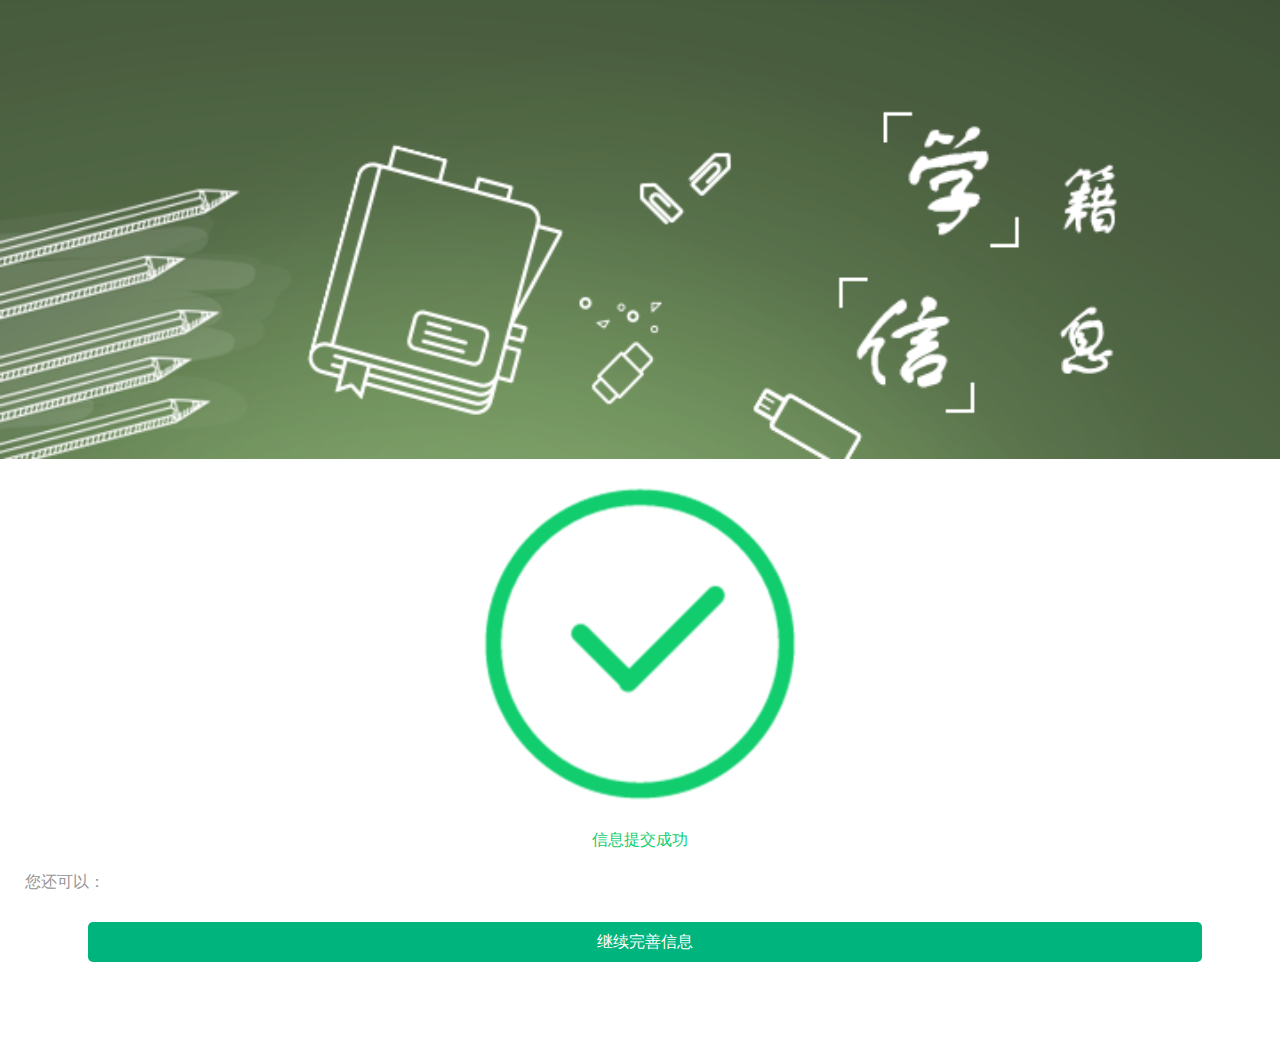
<file: submit_page/info_submitted_success.html>
<!DOCTYPE html>
<html>
<head lang="en">
    <meta charset="UTF-8">
    <title>信息提交成功</title>
    <meta name="viewport"
          content="width=device-width, initial-scale=1.0, minimum-scale=1.0, maximum-scale=1.0, user-scalable=no">
    <!-- 兼容IE浏览器 -->
    <meta http-equiv="X-UA-Compatible" content="IE=edge">
    <!-- 兼容高速浏览模式 -->
    <meta name="renderer" content="webkit">
    <link href="../bootstrap/css/bootstrap.min.css" rel="stylesheet">
    <!-- 引入开发css-->
    <link rel="stylesheet" href="../css/common.css">
    <link href="../submit_page/css/style.css" type="text/css" rel="stylesheet"/>

    <!--[if lt IE 9]>
    <script src="../bootstrap/js/html5shiv.min.js"></script>
    <script src="../bootstrap/js/respond.min.js"></script>
    <![endif]-->
</head>
<body>
<!--头部-->
<img src="../images/u2.png" class="img-responsive top">
<!--主内容开始-->
<div class="content">
    <form action="" id="myForm">
        <!--信息提交成功图标 -->
        <dl class="text-center">
            <dt><img src="../images/u58.png"/></dt>
            <dd class="info-submitted-success">信息提交成功</dd>
        </dl>
        <!--重要提示-->
        <div class="text-center">
            <div class="import-notice">
                <p>重要提示：</p>

                <p><span style="margin-left:32px;">稍后您将收到河南移动下发的业务开通确认</span>短信，请回复“是”完成业务开通！如未收到短信请联系客服电话967111</p>
            </div>
        </div>
        <!--你还可以：-->
        <div class="text-left" style="border:0;">
            <p style="margin-left:15px;color: #949494;">您还可以：</p>
        </div>
        <div class="text-center">
            <a  class="submit-information"><input type="button" value="继续完善信息"
                                                                          id="submit-info"/></a>
        </div>
    </form>
</div>
<!--内容结束-->
<script src="../bootstrap/js/jquery-1.11.3.js"></script>
<!--Bootstrap的插件文件 -->
<script src="../bootstrap/js/bootstrap.min.js"></script>
<script src="../js/common/common.js"></script>
<script>
   var isShow= localStorage.isKaiBusiness;
   if(isShow=="true"){
	   
		$(".text-center > .import-notice").css("display","block");
	}else{
	    $(".text-center > .import-notice").css("display","none");
	}
	$("#submit-info").click(function () {
		window.location.href = 'perfect_info.html';
	// 	var studentId = getArgs("s");
	// 	window.location.href = 'perfect_info.html?s='+encodeURIComponent(studentId);
	});
</script>
</body>
</html>
</file>
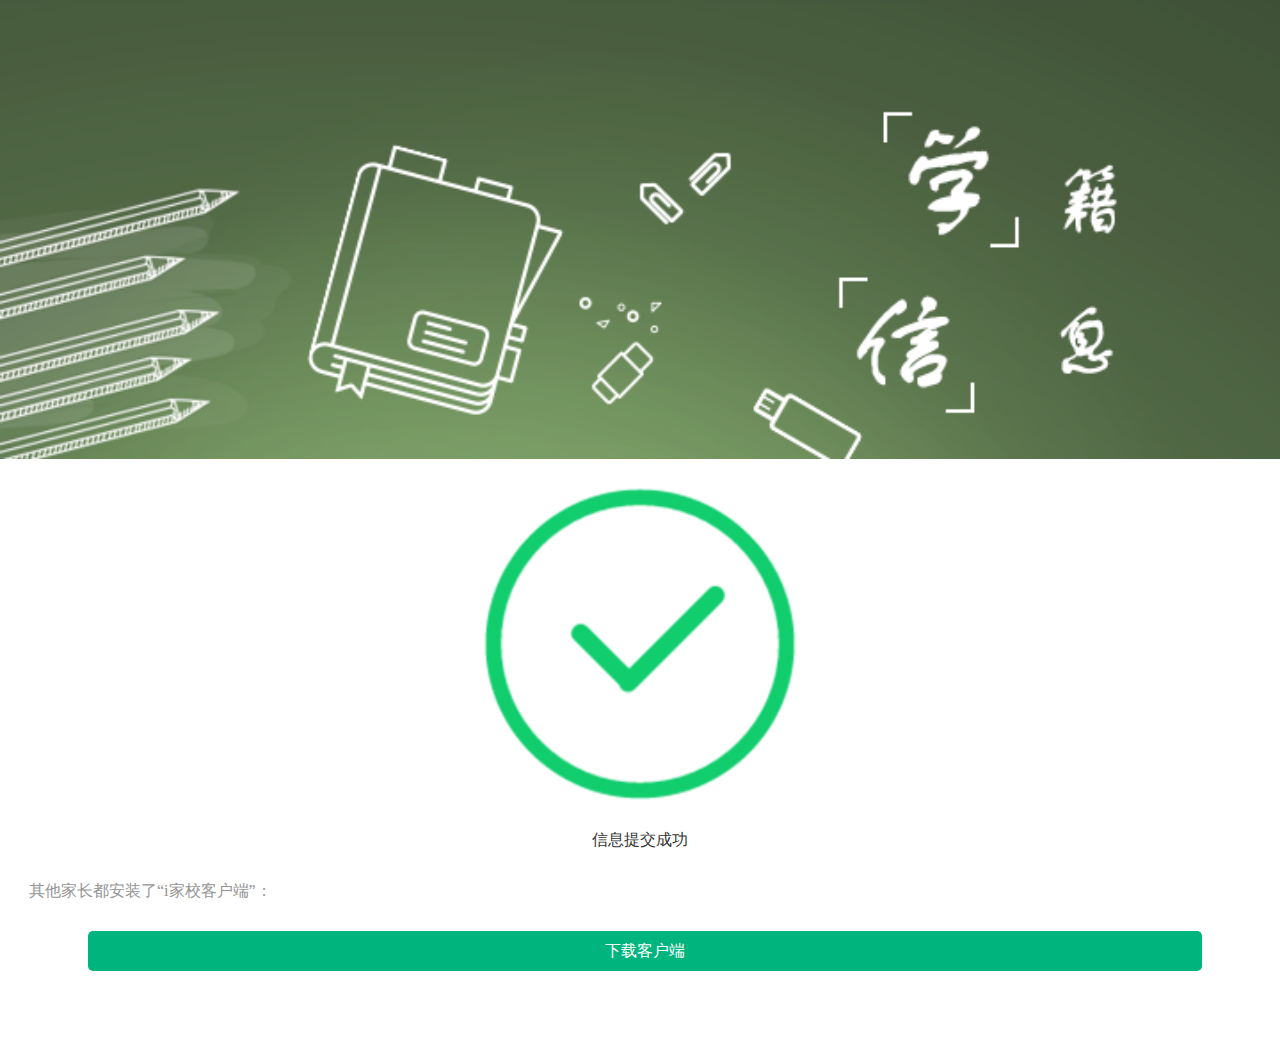
<file: submit_page/info_submitted_success1.html>
<!DOCTYPE html>
<html>
<head lang="en">
    <meta charset="UTF-8">
    <title>信息提交成功</title>
    <meta name="viewport"
          content="width=device-width, initial-scale=1.0, minimum-scale=1.0, maximum-scale=1.0, user-scalable=no">
    <!-- 兼容IE浏览器 -->
    <meta http-equiv="X-UA-Compatible" content="IE=edge">
    <!-- 兼容高速浏览模式 -->
    <meta name="renderer" content="webkit">
    <link href="../bootstrap/css/bootstrap.min.css" rel="stylesheet">
    <!-- 引入开发css-->
    <link href="../submit_page/css/style.css" type="text/css" rel="stylesheet"/>

    <link rel="stylesheet" href="../css/common.css">
    <!--[if lt IE 9]>
    <script src="../bootstrap/js/html5shiv.min.js"></script>
    <script src="../bootstrap/js/respond.min.js"></script>
    <![endif]-->
</head>
<body>
<!--头部-->
<img src="../images/u2.png" class="img-responsive top">
<!--主内容开始-->
<div class="content">
    <form action="" id="myForm">
        <!--信息提交成功图标 -->
        <dl class="text-center">
            <dt><img src="../images/u58.png"/></dt>
            <dd>信息提交成功</dd>
        </dl>
        <!--其他家长都安装了：-->
        <div class="text-left" style="border:0;">
            <p style="margin-left: 19px;margin-top: 9px;color: #949494;">其他家长都安装了“i家校客户端”：</p>
        </div>
        <div class="text-center">
            <a class="submit-information"><input type="button" value="下载客户端" id="submit-info"/></a>
        </div>
    </form>
</div>
<!--内容结束-->

<script src="../bootstrap/js/jquery-1.11.3.js"></script>
<!--Bootstrap的插件文件 -->
<script src="../bootstrap/js/bootstrap.min.js"></script>
<script src="../js/new_year/new_year.js"></script>
<script>
	$("#submit-info").click(function () {
		window.location.href = 'http://app.967111.com/';
	});
</script>
</body>
</html>
</file>
<file: css/common.css>
/*通用*/
body {
    font: 16px "microsoft yahei", Arial, Helvetica, sans-serif;
    color:#666;
    margin:0px;
    padding:0px;

}
.content{
    overflow-y:auto;
    overflow-x:hidden;
    margin-bottom:84px;
    /*padding-top: 132px;*/
}
ul,li,p,h1,h2,h3,h4,h5,h6,dl,dt,dd {
    margin:0px;
    padding:0px;
    border:none;
    list-style:none;
}
input {
    border: 0;
    height: 52px;
    line-height: 52px;
    margin-left: 10px;
    outline: none;

}
.school input{
    height:13px;
}

.lf   {float:left;}
.rt  {float:right;}
.clear  {clear:both;}

a{
    text-decoration:none;
    color:#000;
}
/*当点击底部信息采集、报到须知、报到流程时背景色、字体颜色*/
.active{
    background-color: #00B47D;
    color:#fff;
}
.active a{
    color:#fff;
  }
/*当点击底部信息采集、报到须知、报到流程时背景色、字体颜色*/
.nav>li>a:focus, .nav>li>a:hover {
    background-color: #00B47D;
    color:#fff;
 }
/************模态框**********/
/*确认提交按钮背景色*/
.btn-primary {
    color: #fff;
    background-color: #00B47D;
    border-color: #00B47D;
 }
/*取消按钮背景色*/
.btn-default {
    color: #fff;
    background-color: #959595;
    border-color: #ccc;
 }
</file>
<file: submit_page/css/style.css>
* {
    margin: 0;
    padding: 0;
    /*-webkit-appearance: none; //ȥ��������Ĭ����ʽ*/
    -webkit-tap-highlight-color: rgba(0, 0, 0, 0);
    -webkit-touch-callout: none;
    box-sizing: border-box;
    font-size: 16px;
    font-family: "΢���ź�";
    color: #333;
}

h1, h2, h3, h4, h5, h6 {
    margin: 0;
}

a img {
    border: none;
    width: 102px;
    height: 128px;
    margin-top: 3px;
}

.top {
    display: inline-block;
    width: 100%;
}

ul {
    margin: 0;
    padding: 0;
}

li {
    list-style: none;
}

p {
    margin: 0;
}

a {
    text-decoration: none;
    font-weight: normal;
}

.no_border {
    border: 0 !important;
}

.left {
    float: left;
}

.right {
    float: right;
}

/*��ҳ*/

.nav {
    overflow: hidden;
    background-color: #CCCCCC;
    border-right: 0px solid #5c676d;
    width: 100%;
    position: fixed;
    bottom: 0px;
}

.nav li, .nav1 li, .nav2 li {
    float: left;
    border-right: 1px solid #999999;
    width: 33.3%;
    text-align: center;
}

ul .nav > li > a {
    color: #000;
    font-size: 18px;
    line-height: 38px;
    display: block;
    padding: 5px 15px;
}

/*ѧУ*/
.text-left {
    padding-left: 10px;
    width: 100%;
    line-height: 60px;
    height: 60px;
    border-bottom: 1px solid #ddd;
}

/*ѧУ����������ɫ*/
.text-left .school-name {
    color: #00B47D;
}

/*li�󸡶�*/
.lf li {
    display: inline-block;
}

.photo1 {
    margin-left: 21px;
}

/*�ϴ�ͼƬ*/
.file {
    width: 100%;
    border-bottom: 1px solid #ddd;
}

.file-picture {
    border: 1px solid #ddd;
}

/*�ϴ�ͼƬ�Ĵ�С*/
.file-picture {
    width: 102px;
    height: 128px;
    /*margin: auto;*/
    margin-top: 22px;
    margin-left: 15px;
    margin-bottom: 14px;
    background: #fff;
}

.file-picture img {
    width: 102px;
    height: 128px;
}

/*�ϴ�ͼƬ*/
.pic {
    float: left;
    margin-left: 181px;
    margin-bottom: -60px;
    margin-top: -79px;
}

/*�ϴ�ͼƬ�������ϴ��ı�*/
.new-contentarea label {
    width: 100%;
    height: 100%;
    display: block;
    padding: 0 10px;
    /*border: 1px solid #00B47D;*/
    /*background:#00B47D;*/
    color: #fff;
    font-weight: normal;
}

.new-contentarea input[type=file] {
    width: 188px;
    height: 60px;
    background: #333;
    margin: 0 auto;
    position: absolute;
    right: 50%;
    margin-right: -94px;
    top: 0;
    right /*\**/: 0px \9;
    margin-right /*\**/: 0px \9;
    width /*\**/: 10px \9;
    opacity: 0;
    filter: alpha(opacity=0);
    z-index: 2;
}

/*�����ϴ����ϴ���Ƭ����ȥ�»���*/
.upload-img:focus, .upload-img:hover {
    color: #23527c;
    text-decoration: none;
}

/*�Ա�*/
.genders input, .accommodations input {
    width: 80px;
    height: 33px;
    border: 1px solid #BCBCBC;
    line-height: 30px;
    background-color: #fff;
    border-radius:5px;
}

.accommodations > input:first-child {
    background-color: #00B47D;
    color: #fff;
    border:0;
}

.genders > input:first-child {
    background-color: #00B47D;
    color: #fff;
    border:0;
}

/*�Ա���Ů����ɫ*/
.text-left > .genders > input:focus, .text-left > .genders > input:hover {
    background-color: #00B47D;
    color: #fff;
}

/*��֤�������߾�*/
.code {
    margin-bottom: 24px;
}

/*60s���»�ȡ��֤��*/
.again-code {
    position: absolute;
    right: 31%;
    width: 5%;
}

/*60s���»�ȡ��֤���ı���ɫ���ڱ߾ࡢ������ɫ*/
.again-code .btn {
    /* background: #AEAEAE;
    padding: 3px 3px;
    color: #fff; */
    background:#00B47D;
	padding: 3px 3px;
	color: #fff;
	height:30px;	
	width:100px;
}

/*����60s���»�ȡ��֤�밴ťʱ��������ɫ���߿���ɫ*/
.again-code .btn.active.focus, .again-code .btn.active:focus, .again-code .btn.focus, .again-code .btn:active.focus, .again-code .btn:active:focus, .again-code .btn:focus {
    outline: none outline-offset : - 2 px;
    color: #fff;
}

/*��ͨi��Уҵ��*/
.start-service {
    border-bottom: 0px solid #ddd;
    margin-left: 27px;
    margin-bottom: 7px;
    /*position: relative;*/
    top: 16px;
}

/*��ͨҵ��˵��*/
.txt {
    margin-left: 10px;
    margin-right: 10px;
    font-size: 12px;
    position: relative;
    top: -10px;
    /*color: #949494;*/
    margin-top: 10px;
    margin-bottom: 10px;
    color: #5EBF9F;

}

.txt span, .txt p {
    font-size: 12px;
    color: #5EBF9F;
}

/*��������*/
.try-free {
    margin-left: 35px;
    line-height: 24px;
}

.picture {
    margin-left: 17px;
    float: left;
}

/*��ͨҵ���������߿�*/
.details-picture {
    width: 94%;
    background: rgba(219, 241, 235, 0.5);
}

/*��ͨi��Уҵ������*/
.details-txt {
    /*display:none;*/
    /*width:94%;*/
    margin-top: 20px;
    padding: 10px 0;
    border: 3px solid #5EBF9F;

}

/**/
/*�ύ��Ϣ*/
.submit-information input {
    margin-top: 10px;
    height: 40px;
    line-height: 40px;
    padding: 0 110px;
    width: 87%;
    border-radius: 5px;
    background: #00B47D;
    color: #fff;
    font-size:16px;
    text-align: center;
}

/*������ѧ������*/
.student-name {
    /*color: #FF0000;*/
    font-size: 16px;
    text-align: center;
}

/*ס�ޣ��߶���ס�ޱ���ɫ*/
.text-left > .accommodations > input:focus, .text-left > .accommodations > input:hover {
    background-color: #00B47D;
    color: #fff;
}

.details-picture img {
    vertical-align: middle;
    margin-top: -43px;
    margin-left: 176px;
}

/*i��Уҵ�������߶�*/
.details-picture {
    height: auto;
}

/***********��������ҳ��*********/
/*����*/
.nation-list {
    color: #A9A9A9;
}

/*�־�ס��*/
.address {
    height: 104px;
    /*line-height:100px;*/
}

/*ѡ��ʡ�������߾�*/
#seachprov {
    margin-right: -12px;
}

/*ѡ��ʡ�ݡ��У��ϡ������߾�*/
.now-address-menu {
    position: absolute;
    margin-top: 2px;
    margin-left: 16px;
}

/*��ϸ��ַ*/
.detailAddress {
    border: 1px solid #ddd;
    height: 33px;
    line-height: 33px;
    position: absolute;
    left: -2px;
    /* bottom: 10px; */
    top: 51px;
    padding-left: 5px;
    width: 100%;
    color: #333;
    outline: none;
}

/*�ύ��Ϣ��ť��λ*/
.navbar-fixed-bottom {
    bottom: 20px;
}

/********��Ϣ�ύ�ɹ�ҳ��********/
/*��Ϣ�ύ�ɹ�ͼ��*/
.text-center dt {
    margin: 25px 0 25px 0;
}

dt > img {
    width: 25%;
}

.text-center dt dd {
    color: #00B47D;
}

.info-submitted-success {
    color: #11CD6E;
}

/*��Ҫ��ʾ�߿����ȼ���ɫ���������ڱ߾ࡢ�����߾�*/
.text-center > .import-notice {
    border: 1px solid #FF0000;
    text-align: left;
    padding: 10px;
    width: 90%;
    margin: 0 auto;
    margin-top: 25px;
}

/*��Ϣ�ύ�ɹ��ı���ɫ*/
.import-notice p, .import-notice p span {
    color: #FF0000;
}

.import-notice > p:nth-child(2) {
    margin-left: 5px;
    margin-top: 10px;
}

/**********��Ϣ�ύʧ��**********/
/*��Ϣ�ύʧ���ı���ɫ*/
.info-submitted-defeat {
    color: #FF0000;
}

.submit-information:focus, .submit-information:hover {
    color: transparent;
    text-decoration: none;
}

/**********������֪**************/
/***���ಿ��***/


/*����������*/
#register-notes .aside-left .line {
    padding:15px 0;
    margin-bottom: -10px;
    border-left: 2px solid #63C19F;
    margin-left: 100px;
}

.aside-left li span {
    display: inline-block;
    margin-bottom: -4px;
    width: 100px;
    height: 32px;
    border-right: 2px solid #63C19F;
}

/***�Ҳಿ��***/
.aside-right {
    margin-left: 57px;
    margin-top: 16px;
}

/*����ʱ�䡢�������󡢱�����ַ�����������ύ����*/
.registration-time, .enrollment-target, .registration-address, .registration-material {
    border: 2px solid #63C19F;
    border-radius: 5px;
    width: 87%;
    padding: 10px;
    line-height: 28px;
    /*margin-bottom: 10px;*/
}

/*����ʱ��*/
.registration-time {
    margin-left: 21px;
    position: relative;
    top: 32px;
    word-break:break-all;
}

/*��������*/
.enrollment-target {
    margin-left: 21px;
    position: relative;
}

/*������ַ*/
.registration-address {
    margin-left: 21px;
    position: relative;
    top: -61px;
}

/*���������ύ����*/
.registration-material {
    margin-left: 21px;
    position: relative;
    top: -121px;
}

/*����ʱ�䡢������ַ��ͼ��*/
.registration-time img, .registration-address img {
    position: absolute;
    top: 38%;
    left: -41px;
}

/*�������󡢱��������ύ���ϵ�ͼ��*/
.enrollment-target img, .registration-material img {
    position: absolute;
    top: 50%;
    left: -41px;
}

/*����ʱ�䡢�������󡢱�����ַ�����������ύ���ϱ���*/
.registration-time h3, .enrollment-target h3, .registration-address h3, .registration-material h3 {
    font-size: 21px;
    color: #63C19F;
    margin-bottom: 7px;
}

/*����ʱ�䡢�������󡢱�����ַ�����������ύ�����ı�*/
.registration-time p, .enrollment-target p, .registration-address p, .registration-material p {
    font-size: 14px;
}

/**********��������**************/

/***���ಿ��***/
.aside-left {
    margin-left: -67px;
/*     float: left; */
}

.aside-left li span {
    display: inline-block;
    margin-bottom: -5px;
    width: 100px;
    height: 32px;
    border-right: 2px solid #434E4A;
}

/*����ԲȦ��ԲȦ�е��ı�*/
.aside-left li i {
    display: inline-block;
    margin-left: 84px;
    width: 30px;
    height: 30px;
    border: 1px solid #434E4A;
    border-radius: 50%;
    font-style: normal;
    text-align: center;
    line-height: 26px;
    color: #E0750D;
    /*font-weight:bold;*/
    font-size: 20px;
    background: #fff;
}

/***�Ҳಿ��***/
.aside-right {
    margin-left: 57px;
    margin-top: 24px;
}

/*�ѧ����Ϣ����ѯ�ְ���������ȡ������Ʒ�������߶�֤���ַ���ѵ��Ʒ*/
.student-info, .divide-classes-list, .living-goods, .day-pass, .military-training-goods {
    border: 2px solid #434E4A;
    border-radius: 5px;
    width: 87%;
    padding: 10px;    
/*     margin-bottom: 20px; */
/*     margin-left: 21px; */
    line-height:28px;
}

/*�ѧ����Ϣ*/
.student-info {
	margin-left: 21px;
    position: relative;
    top: 32px;
}

/*��ѯ�ְ�����*/
.divide-classes-list {
    position: relative;
    top: 71px;
}

/*��ȡ������Ʒ*/
.living-goods {
    position: relative;
    top: 89px;
}

/*�����߶�֤*/
.day-pass {
    position: relative;
    top: 107px;
}

/*�ѧ����Ϣ����ѯ�ְ���������ȡ������Ʒ�������߶�֤���ַ���ѵ��Ʒ��������*/
#register-process .aside-left .line {
    border-left: 2px solid #434E4A;;
    margin-left: 100px;
	padding-top: 15px;
}

/*�ַ���ѵ��Ʒ*/
.military-training-goods {
    margin-left: 21px;
    position: relative;
    top: 126px;
}

/*��ȡ������Ʒ�������߶�֤���ַ���ѵ��ƷԲȦ����*/
.thing, .pass, .goods {
    position: absolute;
    top: 36%;
    left: -123px;
    z-index: 10;
}

/*�ѧ����Ϣ*/
.info {
    position: absolute;
    top: 22%;
    left: -123px;
}

/*��ѯ�ְ�����*/
.list {
    position: absolute;
    top: 29%;
    left: -123px;
}

/*********ģ̬��**********/
#myModal .modal-content {
    position: fixed;
    left: 0;
    right: 0;
   /* top:186px;*/
    width: 91%;
    margin: 145px  auto;
}

.modal-body p {
    color: red;
    /*text-align:center;*/
}

/*���������ұ߱߿���ɫ*/
#register-process .registration-time{
    border: 2px solid #434E4A;
}
</file>
